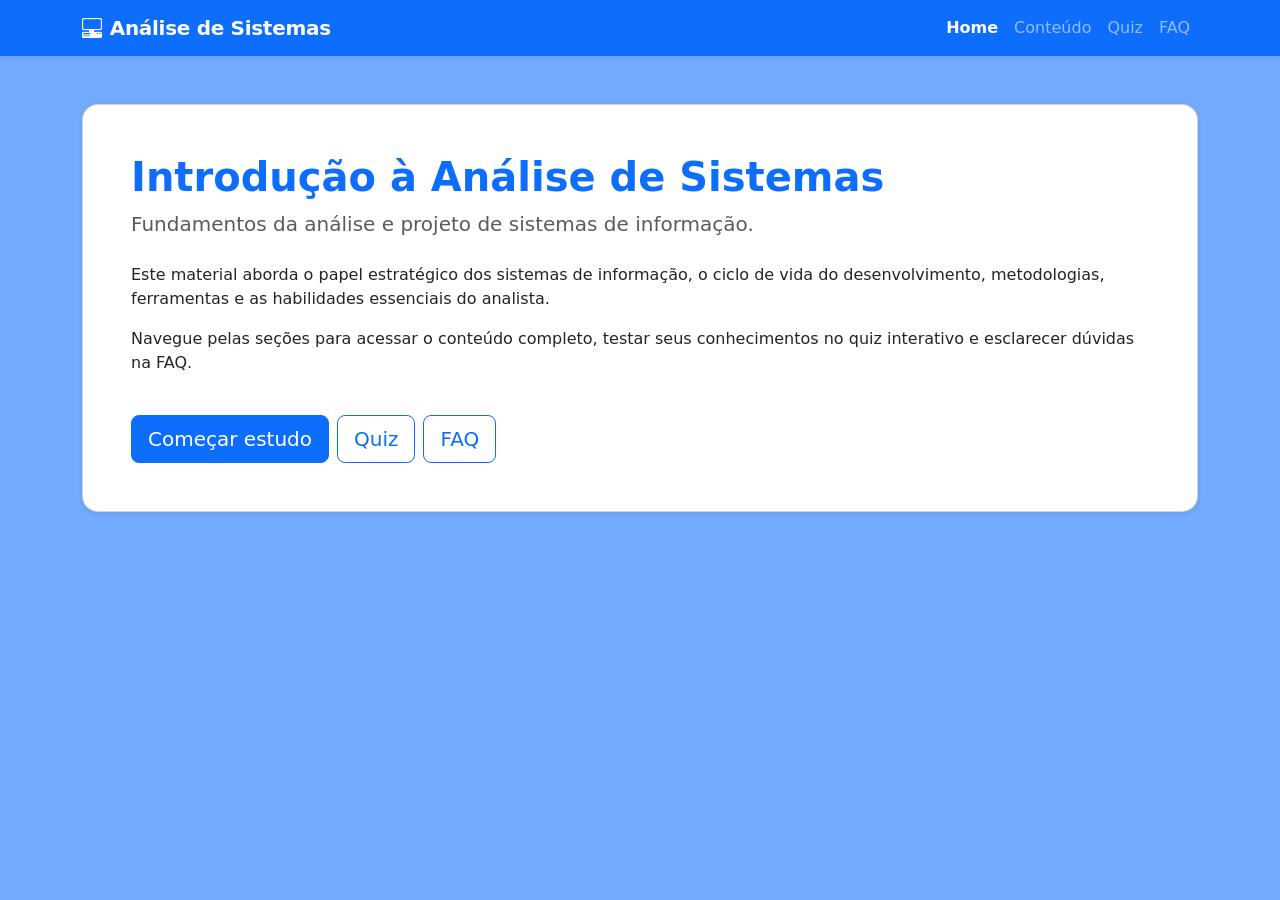
<file: index.html>
<!doctype html>
<html lang="pt-br">
<head>
    <meta charset="utf-8">
    <meta name="viewport" content="width=device-width, initial-scale=1">
    <title>Análise de Sistemas</title>
    <link rel="icon" href="data:image/svg+xml,<svg xmlns='http://www.w3.org/2000/svg' viewBox='0 0 100 100'><text y='.9em' font-size='90'>📊</text></svg>">
    <link href="https://cdn.jsdelivr.net/npm/bootstrap@5.3.8/dist/css/bootstrap.min.css" rel="stylesheet">
    <link rel="stylesheet" href="https://cdn.jsdelivr.net/npm/bootstrap-icons@1.11.1/font/bootstrap-icons.css">
    <link rel="stylesheet" href="style.css">
</head>
<body>

<nav class="navbar navbar-expand-lg navbar-dark bg-primary shadow-sm">
    <div class="container">
        <a class="navbar-brand fw-bold" href="index.html"><i class="bi bi-pc-display-horizontal me-2"></i>Análise de Sistemas</a>
        <button class="navbar-toggler" type="button" data-bs-toggle="collapse" data-bs-target="#menu">
            <span class="navbar-toggler-icon"></span>
        </button>
        <div class="collapse navbar-collapse" id="menu">
            <div class="navbar-nav ms-auto">
                <a class="nav-link active fw-semibold" href="index.html">Home</a>
                <a class="nav-link" href="cont.html">Conteúdo</a>
                <a class="nav-link" href="quiz.html">Quiz</a>
                <a class="nav-link" href="faq.html">FAQ</a>
            </div>
        </div>
    </div>
</nav>

<div class="container py-5">
    <div class="card p-4 p-md-5 bg-white shadow-sm rounded-4">
        <h1 class="text-primary fw-bold">Introdução à Análise de Sistemas</h1>
        <p class="text-muted fs-5 mb-4">Fundamentos da análise e projeto de sistemas de informação.</p>

        <p>Este material aborda o papel estratégico dos sistemas de informação, o ciclo de vida do desenvolvimento, metodologias, ferramentas e as habilidades essenciais do analista.</p>

        <p>Navegue pelas seções para acessar o conteúdo completo, testar seus conhecimentos no quiz interativo e esclarecer dúvidas na FAQ.</p>

        <div class="mt-4 d-flex flex-wrap gap-2">
            <a href="cont.html" class="btn btn-primary btn-lg">Começar estudo</a>
            <a href="quiz.html" class="btn btn-outline-primary btn-lg">Quiz</a>
            <a href="faq.html" class="btn btn-outline-primary btn-lg">FAQ</a>
        </div>
    </div>
</div>

<script src="https://cdn.jsdelivr.net/npm/bootstrap@5.3.8/dist/js/bootstrap.bundle.min.js"></script>
</body>
</html>
</file>
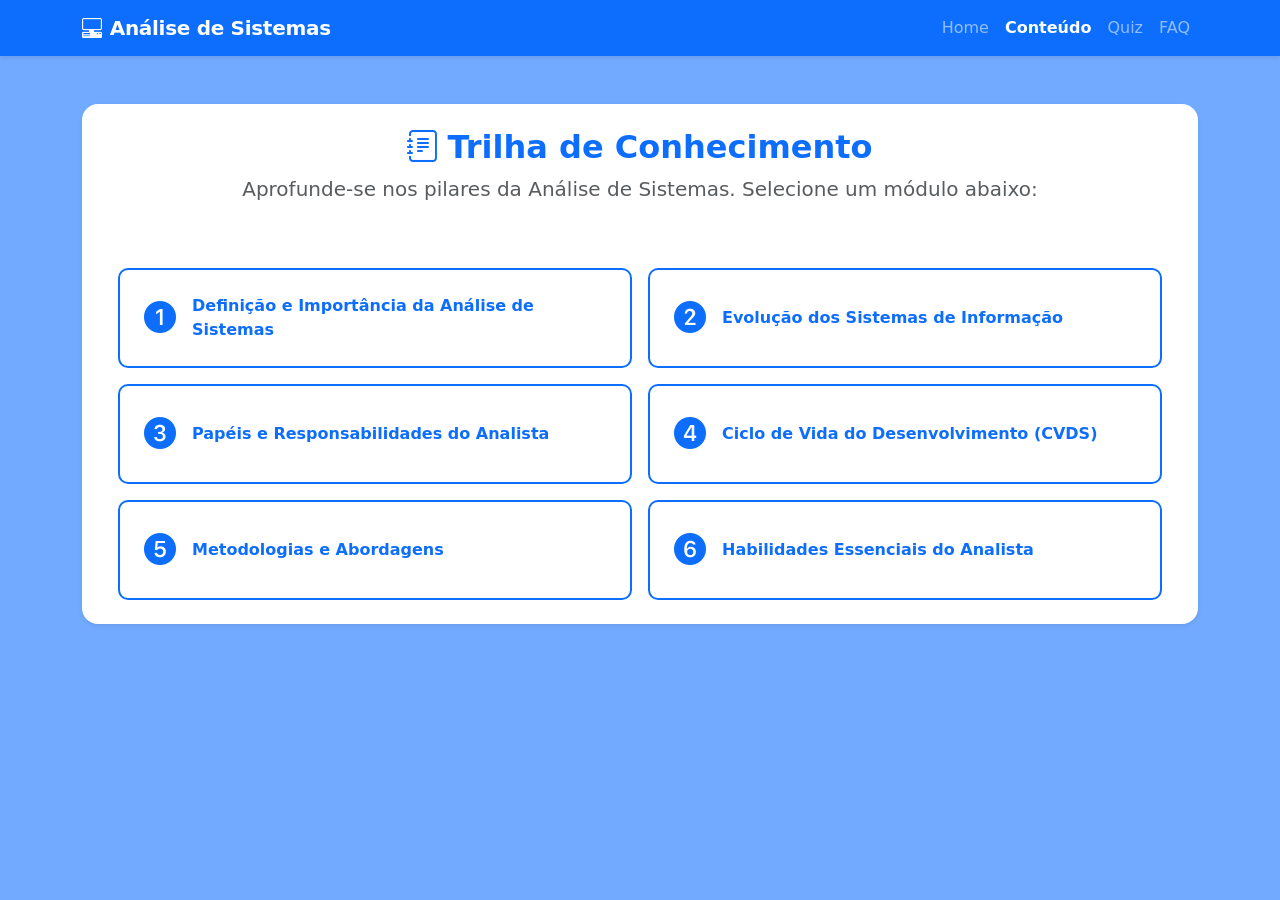
<file: cont.html>
<!doctype html>
<html lang="pt-br">
<head>
    <meta charset="utf-8">
    <meta name="viewport" content="width=device-width, initial-scale=1">
    <title>Análise de Sistemas · Conteúdo Completo</title>
    <link rel="icon" href="data:image/svg+xml,<svg xmlns='http://www.w3.org/2000/svg' viewBox='0 0 100 100'><text y='.9em' font-size='90'>📊</text></svg>">
    <link href="https://cdn.jsdelivr.net/npm/bootstrap@5.3.8/dist/css/bootstrap.min.css" rel="stylesheet">
    <link rel="stylesheet" href="https://cdn.jsdelivr.net/npm/bootstrap-icons@1.11.1/font/bootstrap-icons.css">
    <link rel="stylesheet" href="style.css">
  </head>
<body>

<nav class="navbar navbar-expand-lg navbar-dark bg-primary shadow-sm">
    <div class="container">
        <a class="navbar-brand fw-bold" href="index.html"><i class="bi bi-pc-display-horizontal me-2"></i>Análise de Sistemas</a>
        <button class="navbar-toggler" type="button" data-bs-toggle="collapse" data-bs-target="#menu">
            <span class="navbar-toggler-icon"></span>
        </button>
        <div class="collapse navbar-collapse" id="menu">
            <div class="navbar-nav ms-auto">
                <a class="nav-link" href="index.html">Home</a>
                <a class="nav-link active fw-semibold" href="cont.html">Conteúdo</a>
                <a class="nav-link" href="quiz.html">Quiz</a>
                <a class="nav-link" href="faq.html">FAQ</a>
            </div>
        </div>
    </div>
</nav>

<div class="container py-5">
    <div class="card border-0 p-4 bg-white shadow-sm rounded-4">
        <div class="text-center mb-5">
            <h2 class="text-primary fw-bold"><i class="bi bi-journal-text me-2"></i>Trilha de Conhecimento</h2>
            <p class="text-muted fs-5">Aprofunde-se nos pilares da Análise de Sistemas. Selecione um módulo abaixo:</p>
        </div>

        <div class="container">
            <div class="row g-3">
                <div class="col-md-6">
                    <button type="button" class="btn btn-outline-primary w-100 p-4 fw-semibold btn-topic h-100" data-bs-toggle="modal" data-bs-target="#modal1">
                        <div class="d-flex align-items-center">
                            <i class="bi bi-1-circle-fill fs-2 me-3"></i>
                            <span>Definição e Importância da Análise de Sistemas</span>
                        </div>
                    </button>
                </div>
                <div class="col-md-6">
                    <button type="button" class="btn btn-outline-primary w-100 p-4 fw-semibold btn-topic h-100" data-bs-toggle="modal" data-bs-target="#modal2">
                        <div class="d-flex align-items-center">
                            <i class="bi bi-2-circle-fill fs-2 me-3"></i>
                            <span>Evolução dos Sistemas de Informação</span>
                        </div>
                    </button>
                </div>
                <div class="col-md-6">
                    <button type="button" class="btn btn-outline-primary w-100 p-4 fw-semibold btn-topic h-100" data-bs-toggle="modal" data-bs-target="#modal3">
                        <div class="d-flex align-items-center">
                            <i class="bi bi-3-circle-fill fs-2 me-3"></i>
                            <span>Papéis e Responsabilidades do Analista</span>
                        </div>
                    </button>
                </div>
                <div class="col-md-6">
                    <button type="button" class="btn btn-outline-primary w-100 p-4 fw-semibold btn-topic h-100" data-bs-toggle="modal" data-bs-target="#modal4">
                        <div class="d-flex align-items-center">
                            <i class="bi bi-4-circle-fill fs-2 me-3"></i>
                            <span>Ciclo de Vida do Desenvolvimento (CVDS)</span>
                        </div>
                    </button>
                </div>
                <div class="col-md-6">
                    <button type="button" class="btn btn-outline-primary w-100 p-4 fw-semibold btn-topic h-100" data-bs-toggle="modal" data-bs-target="#modal5">
                        <div class="d-flex align-items-center">
                            <i class="bi bi-5-circle-fill fs-2 me-3"></i>
                            <span>Metodologias e Abordagens</span>
                        </div>
                    </button>
                </div>
                <div class="col-md-6">
                    <button type="button" class="btn btn-outline-primary w-100 p-4 fw-semibold btn-topic h-100" data-bs-toggle="modal" data-bs-target="#modal6">
                        <div class="d-flex align-items-center">
                            <i class="bi bi-6-circle-fill fs-2 me-3"></i>
                            <span>Habilidades Essenciais do Analista</span>
                        </div>
                    </button>
                </div>
            </div>
        </div>
    </div>
</div>

<!-- ==================== MODAIS ==================== -->

<!-- MODAL 1: Definição e Importância (original + aprofundado) -->
<div class="modal fade" id="modal1" tabindex="-1" aria-hidden="true">
    <div class="modal-dialog modal-lg modal-dialog-centered modal-dialog-scrollable">
        <div class="modal-content">
            <div class="modal-header bg-primary text-white">
                <h5 class="modal-title fw-bold"><i class="bi bi-lightbulb me-2"></i>1. Definição e Importância</h5>
                <button type="button" class="btn-close btn-close-white" data-bs-dismiss="modal" aria-label="Fechar"></button>
            </div>
            <div class="modal-body p-4">
                <h6 class="text-primary fw-bold">O que é a Análise de Sistemas?</h6>
                <p>A análise de sistemas não é apenas "escrever código". É um <strong>processo sistemático de investigação</strong>. O analista atua como uma ponte entre o problema organizacional (o negócio) e a solução tecnológica (o software). O objetivo principal é destrinchar sistemas complexos em partes menores para entender como elas interagem.</p>
                <div class="highlight-box">
                    <strong>🔍 Definição formal:</strong> Conjunto de atividades que buscam compreender, modelar e especificar os requisitos de um sistema de informação, garantindo que ele atenda às necessidades dos usuários e da organização.
                </div>

                <hr>
                <h6 class="text-primary fw-bold mt-4">Por que é tão importante?</h6>
                <p>Construir um software sem análise prévia é como construir um prédio sem planta arquitetônica. A importância se dá em três frentes:</p>
                <ul>
                    <li><span class="badge bg-success me-2">Otimização</span> Redução de retrabalho e eliminação de processos redundantes.</li>
                    <li><span class="badge bg-success me-2">Alinhamento</span> Garantir que o TI não crie algo tecnicamente perfeito, mas inútil para o negócio.</li>
                    <li><span class="badge bg-success me-2">Economia</span> Erros descobertos na fase de análise custam até 100x menos para serem corrigidos do que na fase de produção.</li>
                </ul>

                <div class="alert alert-info mt-3">
                    <strong>Exemplo Prático:</strong> Um e-commerce está perdendo vendas na tela de pagamento. O analista de sistemas não vai apenas "trocar o botão". Ele mapeia a jornada do usuário, analisa as falhas de integração com a API do banco e propõe um novo fluxo de dados mais rápido e seguro.
                </div>
            </div>
        </div>
    </div>
</div>

<!-- MODAL 2: Evolução dos Sistemas de Informação (novo, aprofundado) -->
<div class="modal fade" id="modal2" tabindex="-1" aria-hidden="true">
    <div class="modal-dialog modal-lg modal-dialog-centered modal-dialog-scrollable">
        <div class="modal-content">
            <div class="modal-header bg-primary text-white">
                <h5 class="modal-title fw-bold"><i class="bi bi-clock-history me-2"></i>2. Evolução dos Sistemas de Informação</h5>
                <button type="button" class="btn-close btn-close-white" data-bs-dismiss="modal" aria-label="Fechar"></button>
            </div>
            <div class="modal-body p-4">
                <p class="lead">A evolução dos sistemas de informação acompanha a própria história da computação. Compreender esse percurso ajuda o analista a <strong>contextualizar decisões técnicas</strong> e a antecipar tendências.</p>
                <div class="timeline-step">
                    <div class="step-icon"><i class="bi bi-cpu"></i></div>
                    <div>
                        <h6 class="fw-bold text-primary">1. Era dos Mainframes (décadas de 60-70)</h6>
                        <p class="text-muted mb-0">Sistemas centralizados, processamento em lote (batch). Usuários não interagiam diretamente. Foco em automação de tarefas repetitivas.</p>
                    </div>
                </div>
                <div class="timeline-step">
                    <div class="step-icon"><i class="bi bi-pc-display"></i></div>
                    <div>
                        <h6 class="fw-bold text-primary">2. Microcomputadores e Redes Locais (anos 80)</h6>
                        <p class="text-muted mb-0">Descentralização. Surgimento dos PCs e das redes LAN. Os sistemas passam a ser usados diretamente pelos funcionários.</p>
                    </div>
                </div>
                <div class="timeline-step">
                    <div class="step-icon"><i class="bi bi-globe2"></i></div>
                    <div>
                        <h6 class="fw-bold text-primary">3. Internet e Sistemas Web (anos 90-2000)</h6>
                        <p class="text-muted mb-0">Conectividade global. E-commerce, portais corporativos. A análise de sistemas passa a incluir preocupações com usabilidade e segurança.</p>
                    </div>
                </div>
                <div class="timeline-step">
                    <div class="step-icon"><i class="bi bi-cloud-arrow-up"></i></div>
                    <div>
                        <h6 class="fw-bold text-primary">4. Cloud Computing e Mobilidade (2010 em diante)</h6>
                        <p class="text-muted mb-0">SaaS, IaaS, PaaS. Sistemas acessíveis de qualquer lugar. O analista precisa pensar em escalabilidade, APIs e experiência mobile-first.</p>
                    </div>
                </div>
                <div class="alert alert-warning mt-3">
                    <strong>💡 Para o analista:</strong> Cada geração trouxe novas exigências. O profissional moderno precisa conhecer desde integrações legadas (mainframe) até arquiteturas serverless.
                </div>
            </div>
        </div>
    </div>
</div>

<!-- MODAL 3: Papéis e Responsabilidades (novo, aprofundado) -->
<div class="modal fade" id="modal3" tabindex="-1" aria-hidden="true">
    <div class="modal-dialog modal-lg modal-dialog-centered modal-dialog-scrollable">
        <div class="modal-content">
            <div class="modal-header bg-primary text-white">
                <h5 class="modal-title fw-bold"><i class="bi bi-person-badge me-2"></i>3. Papéis e Responsabilidades do Analista</h5>
                <button type="button" class="btn-close btn-close-white" data-bs-dismiss="modal" aria-label="Fechar"></button>
            </div>
            <div class="modal-body p-4">
                <p>O analista de sistemas pode atuar com diferentes "chapéus" ao longo de um projeto. Conheça os mais comuns:</p>
                <div class="row g-3 mt-2">
                    <div class="col-md-6">
                        <div class="comparison-card">
                            <h6 class="fw-bold"><i class="bi bi-chat-dots me-2 text-primary"></i>Analista de Requisitos</h6>
                            <p class="small text-muted mb-0">Levanta, documenta e valida as necessidades dos stakeholders. Conduz entrevistas e workshops.</p>
                            <span class="badge bg-primary mt-2">Entregável: ERS</span>
                        </div>
                    </div>
                    <div class="col-md-6">
                        <div class="comparison-card">
                            <h6 class="fw-bold"><i class="bi bi-diagram-3 me-2 text-primary"></i>Analista de Processos</h6>
                            <p class="small text-muted mb-0">Mapeia fluxos de trabalho (AS-IS / TO-BE) usando BPMN. Identifica gargalos e propõe melhorias.</p>
                            <span class="badge bg-success mt-2">Entregável: Diagrama BPMN</span>
                        </div>
                    </div>
                    <div class="col-md-6">
                        <div class="comparison-card">
                            <h6 class="fw-bold"><i class="bi bi-database me-2 text-primary"></i>Analista de Dados / Modelador</h6>
                            <p class="small text-muted mb-0">Define a estrutura de banco de dados, entidades e relacionamentos (MER). Trabalha próximo ao DBA.</p>
                            <span class="badge bg-warning text-dark mt-2">Entregável: MER/DER</span>
                        </div>
                    </div>
                    <div class="col-md-6">
                        <div class="comparison-card">
                            <h6 class="fw-bold"><i class="bi bi-check2-circle me-2 text-primary"></i>Analista de Testes (QA)</h6>
                            <p class="small text-muted mb-0">Planeja casos de teste, executa validações e garante a qualidade antes da homologação.</p>
                            <span class="badge bg-danger mt-2">Entregável: Plano de Testes</span>
                        </div>
                    </div>
                </div>
                <div class="highlight-box mt-3">
                    <strong>🧩 Visão integrada:</strong> Muitas vezes o mesmo profissional acumula esses papéis, especialmente em times enxutos. O importante é saber <em>quando</em> cada abordagem é necessária.
                </div>
            </div>
        </div>
    </div>
</div>

<!-- MODAL 4: Ciclo de Vida CVDS (original) -->
<div class="modal fade" id="modal4" tabindex="-1" aria-hidden="true">
    <div class="modal-dialog modal-lg modal-dialog-centered modal-dialog-scrollable">
        <div class="modal-content">
            <div class="modal-header bg-primary text-white">
                <h5 class="modal-title fw-bold"><i class="bi bi-arrow-repeat me-2"></i>4. Ciclo de Vida (CVDS)</h5>
                <button type="button" class="btn-close btn-close-white" data-bs-dismiss="modal" aria-label="Fechar"></button>
            </div>
            <div class="modal-body p-4">
                <p class="lead">O Ciclo de Vida do Desenvolvimento de Sistemas (CVDS) é a estrutura metodológica que guia as equipes desde a ideia inicial até a aposentadoria do software.</p>
                <div class="list-group mt-4">
                    <div class="list-group-item list-group-item-action">
                        <h6 class="mb-1 fw-bold text-primary">1. Levantamento de Requisitos</h6>
                        <p class="mb-1 text-muted">A fase de "O QUÊ". Entrevistas, questionários e observação para entender exatamente o que o cliente precisa. <em>Entregável: Documento de Especificação de Requisitos.</em></p>
                    </div>
                    <div class="list-group-item list-group-item-action">
                        <h6 class="mb-1 fw-bold text-primary">2. Análise e Projeto (Design)</h6>
                        <p class="mb-1 text-muted">A fase de "COMO". Desenho da arquitetura, modelagem de banco de dados (MER) e interfaces (Wireframes). <em>Entregável: Protótipos e Diagramas UML.</em></p>
                    </div>
                    <div class="list-group-item list-group-item-action">
                        <h6 class="mb-1 fw-bold text-primary">3. Implementação (Codificação)</h6>
                        <p class="mb-1 text-muted">Tradução dos modelos para código fonte usando linguagens de programação e frameworks.</p>
                    </div>
                    <div class="list-group-item list-group-item-action">
                        <h6 class="mb-1 fw-bold text-primary">4. Testes e Validação</h6>
                        <p class="mb-1 text-muted">Testes unitários, de integração e de estresse. Busca-se quebrar o sistema antes que o usuário o faça.</p>
                    </div>
                    <div class="list-group-item list-group-item-action">
                        <h6 class="mb-1 fw-bold text-primary">5. Implantação e Manutenção</h6>
                        <p class="mb-1 text-muted">Colocar em produção (Deploy), treinar usuários e realizar correções de bugs ou melhorias contínuas.</p>
                    </div>
                </div>
            </div>
        </div>
    </div>
</div>

<!-- MODAL 5: Metodologias e Abordagens (original + aprofundado) -->
<div class="modal fade" id="modal5" tabindex="-1" aria-hidden="true">
    <div class="modal-dialog modal-lg modal-dialog-centered modal-dialog-scrollable">
        <div class="modal-content">
            <div class="modal-header bg-primary text-white">
                <h5 class="modal-title fw-bold"><i class="bi bi-kanban me-2"></i>5. Metodologias e Abordagens</h5>
                <button type="button" class="btn-close btn-close-white" data-bs-dismiss="modal" aria-label="Fechar"></button>
            </div>
            <div class="modal-body p-4">
                <h6 class="text-primary fw-bold">O Embate Clássico: Cascata vs. Ágil</h6>
                <div class="row mt-3">
                    <div class="col-md-6">
                        <div class="card bg-light border-0 h-100">
                            <div class="card-body">
                                <h6 class="fw-bold text-dark"><i class="bi bi-water me-2"></i>Cascata (Waterfall)</h6>
                                <p class="small text-muted mb-0">Abordagem linear e rígida. Uma fase só começa quando a anterior termina. Excelente para projetos com escopo fechado e requisitos imutáveis (ex: software para aviação).</p>
                            </div>
                        </div>
                    </div>
                    <div class="col-md-6">
                        <div class="card bg-light border-0 h-100">
                            <div class="card-body">
                                <h6 class="fw-bold text-dark"><i class="bi bi-lightning-charge me-2"></i>Metodologias Ágeis</h6>
                                <p class="small text-muted mb-0">Iterativas e incrementais (Scrum, Kanban). Foco em entregas rápidas de valor e adaptação a mudanças. Ideal para startups e ambientes de inovação.</p>
                            </div>
                        </div>
                    </div>
                </div>
                <hr class="my-4">
                <h6 class="text-primary fw-bold">Notações Padrão de Mercado</h6>
                <ul>
                    <li><strong>UML (Unified Modeling Language):</strong> A linguagem universal para especificar sistemas orientados a objetos. Diagramas de classe, casos de uso e sequência.</li>
                    <li><strong>BPMN:</strong> Focado no mapeamento e melhoria contínua dos processos de negócios da empresa.</li>
                </ul>
                <div class="alert alert-success mt-3">
                    <strong>📌 Dica de ouro:</strong> Não existe metodologia "melhor". O bom analista escolhe a abordagem com base no <em>risco</em>, no <em>tamanho do time</em> e na <em>clareza dos requisitos</em>.
                </div>
            </div>
        </div>
    </div>
</div>

<!-- MODAL 6: Habilidades Essenciais (novo, aprofundado) -->
<div class="modal fade" id="modal6" tabindex="-1" aria-hidden="true">
    <div class="modal-dialog modal-lg modal-dialog-centered modal-dialog-scrollable">
        <div class="modal-content">
            <div class="modal-header bg-primary text-white">
                <h5 class="modal-title fw-bold"><i class="bi bi-stars me-2"></i>6. Habilidades Essenciais do Analista</h5>
                <button type="button" class="btn-close btn-close-white" data-bs-dismiss="modal" aria-label="Fechar"></button>
            </div>
            <div class="modal-body p-4">
                <p class="lead">Mais do que conhecimento técnico, o analista de sistemas moderno precisa de um <strong>conjunto híbrido de competências</strong>.</p>
                <h6 class="fw-bold text-primary mt-3"><i class="bi bi-code-slash me-1"></i> Hard Skills (Técnicas)</h6>
                <div>
                    <span class="skill-badge">Modelagem UML</span>
                    <span class="skill-badge">SQL e Bancos de Dados</span>
                    <span class="skill-badge">BPMN</span>
                    <span class="skill-badge">Levantamento de Requisitos</span>
                    <span class="skill-badge">Prototipação (Figma/Balsamiq)</span>
                    <span class="skill-badge">Noções de API REST</span>
                </div>
                <h6 class="fw-bold text-primary mt-4"><i class="bi bi-heart me-1"></i> Soft Skills (Comportamentais)</h6>
                <div>
                    <span class="skill-badge">Comunicação clara</span>
                    <span class="skill-badge">Escuta ativa</span>
                    <span class="skill-badge">Empatia com o usuário</span>
                    <span class="skill-badge">Resolução de conflitos</span>
                    <span class="skill-badge">Pensamento crítico</span>
                    <span class="skill-badge">Organização</span>
                </div>
                <div class="highlight-box mt-4">
                    <strong>🚀 Diferencial competitivo:</strong> O analista que sabe <em>traduzir</em> a linguagem de negócios para a linguagem técnica (e vice-versa) é peça-chave em qualquer equipe de desenvolvimento.
                </div>
            </div>
        </div>
    </div>
</div>

<script src="https://cdn.jsdelivr.net/npm/bootstrap@5.3.8/dist/js/bootstrap.bundle.min.js"></script>
</body>
</html>
</file>
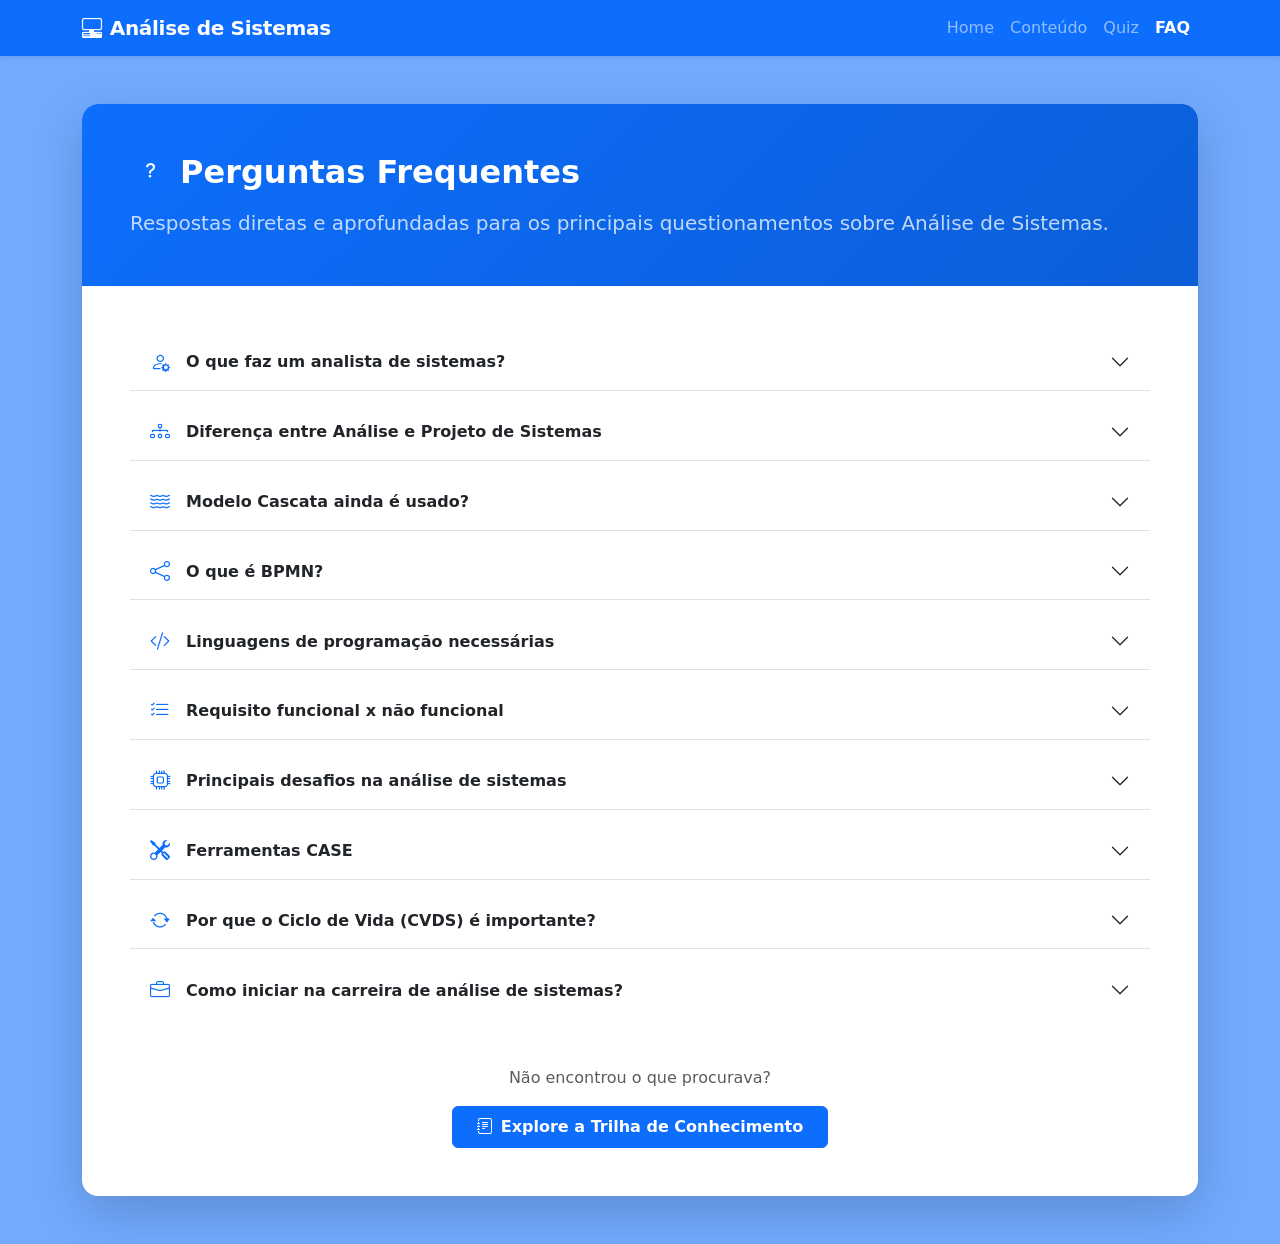
<file: faq.html>
<!doctype html>
<html lang="pt-br">
<head>
    <meta charset="utf-8">
    <meta name="viewport" content="width=device-width, initial-scale=1">
    <title>FAQ · Análise de Sistemas</title>
    <link rel="icon" href="data:image/svg+xml,<svg xmlns='http://www.w3.org/2000/svg' viewBox='0 0 100 100'><text y='.9em' font-size='90'>❓</text></svg>">
    <link href="https://cdn.jsdelivr.net/npm/bootstrap@5.3.8/dist/css/bootstrap.min.css" rel="stylesheet">
    <link rel="stylesheet" href="https://cdn.jsdelivr.net/npm/bootstrap-icons@1.11.1/font/bootstrap-icons.css">
    <link rel="stylesheet" href="style.css">
</head>
<body>

<!-- Navbar idêntica à de conteúdo -->
<nav class="navbar navbar-expand-lg navbar-dark bg-primary shadow-sm">
    <div class="container">
        <a class="navbar-brand fw-bold" href="index.html"><i class="bi bi-pc-display-horizontal me-2"></i>Análise de Sistemas</a>
        <button class="navbar-toggler" type="button" data-bs-toggle="collapse" data-bs-target="#menu">
            <span class="navbar-toggler-icon"></span>
        </button>
        <div class="collapse navbar-collapse" id="menu">
            <div class="navbar-nav ms-auto">
                <a class="nav-link" href="index.html">Home</a>
                <a class="nav-link" href="cont.html">Conteúdo</a>
                <a class="nav-link" href="quiz.html">Quiz</a>
                <a class="nav-link active fw-semibold" href="faq.html">FAQ</a>
            </div>
        </div>
    </div>
</nav>

<!-- Container principal -->
<div class="container py-5">
    <div class="card border-0 shadow-lg rounded-4">
        <!-- Cabeçalho da FAQ -->
        <div class="faq-header text-white p-4 p-md-5">
            <div class="d-flex align-items-center mb-3">
                <span class="icon-circle"><i class="bi bi-question-lg"></i></span>
                <h2 class="fw-bold mb-0">Perguntas Frequentes</h2>
            </div>
            <p class="mb-0 opacity-75 fs-5">Respostas diretas e aprofundadas para os principais questionamentos sobre Análise de Sistemas.</p>
        </div>

        <!-- Accordion melhorado -->
        <div class="p-4 p-md-5">
            <div class="accordion accordion-flush" id="faqAccordion">

                <!-- Pergunta 1 -->
                <div class="accordion-item">
                    <h2 class="accordion-header">
                        <button class="accordion-button collapsed" type="button" data-bs-toggle="collapse" data-bs-target="#q1">
                            <i class="bi bi-person-gear me-3 text-primary fs-5"></i> O que faz um analista de sistemas?
                        </button>
                    </h2>
                    <div id="q1" class="accordion-collapse collapse" data-bs-parent="#faqAccordion">
                        <div class="accordion-body">
                            <p>O analista de sistemas é o <strong>tradutor entre o negócio e a tecnologia</strong>. Ele:</p>
                            <ul>
                                <li>Levanta requisitos através de entrevistas, workshops e observação.</li>
                                <li>Modela processos com <span class="badge-tag">BPMN</span> e especifica sistemas com <span class="badge-tag">UML</span>.</li>
                                <li>Acompanha testes, homologação e implantação.</li>
                                <li>Atua como facilitador da comunicação entre stakeholders e equipe técnica.</li>
                            </ul>
                            <div class="highlight-answer">
                                <strong>🔎 Na prática:</strong> É a pessoa que garante que o software resolva o problema certo, da maneira certa.
                            </div>
                        </div>
                    </div>
                </div>

                <!-- Pergunta 2 -->
                <div class="accordion-item">
                    <h2 class="accordion-header">
                        <button class="accordion-button collapsed" type="button" data-bs-toggle="collapse" data-bs-target="#q2">
                            <i class="bi bi-diagram-3 me-3 text-primary fs-5"></i> Diferença entre Análise e Projeto de Sistemas
                        </button>
                    </h2>
                    <div id="q2" class="accordion-collapse collapse" data-bs-parent="#faqAccordion">
                        <div class="accordion-body">
                            <div class="row g-3">
                                <div class="col-md-6">
                                    <div class="p-3 bg-light rounded-3">
                                        <strong><i class="bi bi-search me-2"></i> Análise</strong>
                                        <p class="mb-0 small">Define <strong>O QUÊ</strong> o sistema deve fazer. Foca nos requisitos funcionais e não funcionais.</p>
                                    </div>
                                </div>
                                <div class="col-md-6">
                                    <div class="p-3 bg-light rounded-3">
                                        <strong><i class="bi bi-pencil-square me-2"></i> Projeto</strong>
                                        <p class="mb-0 small">Define <strong>COMO</strong> o sistema será construído. Escolhe arquitetura, tecnologias e padrões.</p>
                                    </div>
                                </div>
                            </div>
                        </div>
                    </div>
                </div>

                <!-- Pergunta 3: Cascata vs Ágil -->
                <div class="accordion-item">
                    <h2 class="accordion-header">
                        <button class="accordion-button collapsed" type="button" data-bs-toggle="collapse" data-bs-target="#q3">
                            <i class="bi bi-water me-3 text-primary fs-5"></i> Modelo Cascata ainda é usado?
                        </button>
                    </h2>
                    <div id="q3" class="accordion-collapse collapse" data-bs-parent="#faqAccordion">
                        <div class="accordion-body">
                            <p>Sim, ambos coexistem:</p>
                            <ul>
                                <li><strong>Cascata (Waterfall):</strong> ideal para projetos com escopo fixo, alta regulamentação (aviação, saúde).</li>
                                <li><strong>Ágil (Scrum, Kanban):</strong> melhor quando há incerteza, necessidade de feedback rápido e entregas incrementais.</li>
                            </ul>
                            <p class="mb-0"><em>O analista moderno deve saber atuar nos dois contextos.</em></p>
                        </div>
                    </div>
                </div>

                <!-- Pergunta 4: BPMN -->
                <div class="accordion-item">
                    <h2 class="accordion-header">
                        <button class="accordion-button collapsed" type="button" data-bs-toggle="collapse" data-bs-target="#q4">
                            <i class="bi bi-share me-3 text-primary fs-5"></i> O que é BPMN?
                        </button>
                    </h2>
                    <div id="q4" class="accordion-collapse collapse" data-bs-parent="#faqAccordion">
                        <div class="accordion-body">
                            <p><strong>Business Process Model and Notation</strong> – linguagem visual padronizada para mapear processos de negócio. Usada para:</p>
                            <ul>
                                <li>Documentar fluxos atuais (AS-IS).</li>
                                <li>Propor melhorias (TO-BE).</li>
                                <li>Alinhar o entendimento entre áreas de negócio e TI.</li>
                            </ul>
                            <div class="highlight-answer">
                                <strong>💼 Mercado:</strong> Conhecimento em BPMN é frequentemente exigido em vagas para analistas de processos e de sistemas.
                            </div>
                        </div>
                    </div>
                </div>

                <!-- Pergunta 5: Linguagens de programação -->
                <div class="accordion-item">
                    <h2 class="accordion-header">
                        <button class="accordion-button collapsed" type="button" data-bs-toggle="collapse" data-bs-target="#q5">
                            <i class="bi bi-code-slash me-3 text-primary fs-5"></i> Linguagens de programação necessárias
                        </button>
                    </h2>
                    <div id="q5" class="accordion-collapse collapse" data-bs-parent="#faqAccordion">
                        <div class="accordion-body">
                            <p>Não é obrigatório ser um desenvolvedor, mas é fundamental <strong>dialogar com a equipe técnica</strong>. Conhecimentos valorizados:</p>
                            <div>
                                <span class="badge-tag">SQL</span>
                                <span class="badge-tag">Python</span>
                                <span class="badge-tag">Java</span>
                                <span class="badge-tag">C#</span>
                                <span class="badge-tag">JavaScript básico</span>
                            </div>
                            <p class="mt-2 small">Compreender lógica, estruturas de dados e integrações (APIs) faz diferença na hora de especificar sistemas.</p>
                        </div>
                    </div>
                </div>

                <!-- Pergunta 6: Requisitos funcionais e não funcionais -->
                <div class="accordion-item">
                    <h2 class="accordion-header">
                        <button class="accordion-button collapsed" type="button" data-bs-toggle="collapse" data-bs-target="#q6">
                            <i class="bi bi-list-check me-3 text-primary fs-5"></i> Requisito funcional x não funcional
                        </button>
                    </h2>
                    <div id="q6" class="accordion-collapse collapse" data-bs-parent="#faqAccordion">
                        <div class="accordion-body">
                            <p><strong>Funcional:</strong> Ação que o sistema executa (ex.: "o sistema deve permitir cadastrar um cliente").</p>
                            <p><strong>Não funcional:</strong> Qualidade do sistema (ex.: "a tela de login deve carregar em menos de 2 segundos").</p>
                            <div class="highlight-answer">
                                <strong>📋 Exemplo real:</strong> Um requisito funcional para um banco: "transferir fundos entre contas". Um não funcional: "a transferência deve ser concluída em até 10 segundos com criptografia TLS 1.3".
                            </div>
                        </div>
                    </div>
                </div>

                <!-- Pergunta 7: Desafios atuais -->
                <div class="accordion-item">
                    <h2 class="accordion-header">
                        <button class="accordion-button collapsed" type="button" data-bs-toggle="collapse" data-bs-target="#q7">
                            <i class="bi bi-cpu me-3 text-primary fs-5"></i> Principais desafios na análise de sistemas
                        </button>
                    </h2>
                    <div id="q7" class="accordion-collapse collapse" data-bs-parent="#faqAccordion">
                        <div class="accordion-body">
                            <ul>
                                <li><strong>Integração com sistemas legados:</strong> muitos ambientes convivem com mainframes e APIs modernas.</li>
                                <li><strong>Big Data e Analytics:</strong> pensar no volume de dados desde a análise.</li>
                                <li><strong>Segurança e LGPD:</strong> requisitos de privacidade impactam a modelagem.</li>
                                <li><strong>Cloud e microsserviços:</strong> arquiteturas distribuídas exigem nova mentalidade.</li>
                                <li><strong>Ética digital:</strong> garantir que o sistema não reproduza vieses ou viole direitos.</li>
                            </ul>
                        </div>
                    </div>
                </div>

                <!-- Pergunta 8: Ferramentas CASE -->
                <div class="accordion-item">
                    <h2 class="accordion-header">
                        <button class="accordion-button collapsed" type="button" data-bs-toggle="collapse" data-bs-target="#q8">
                            <i class="bi bi-tools me-3 text-primary fs-5"></i> Ferramentas CASE
                        </button>
                    </h2>
                    <div id="q8" class="accordion-collapse collapse" data-bs-parent="#faqAccordion">
                        <div class="accordion-body">
                            <p><strong>Computer-Aided Software Engineering</strong> – softwares que ajudam na modelagem, documentação e até geração de código. Exemplos populares:</p>
                            <div>
                                <span class="badge-tag">Enterprise Architect</span>
                                <span class="badge-tag">Visual Paradigm</span>
                                <span class="badge-tag">Lucidchart</span>
                                <span class="badge-tag">Astah</span>
                            </div>
                            <p class="mt-2 small">Elas aumentam a produtividade e garantem aderência a padrões como UML e BPMN.</p>
                        </div>
                    </div>
                </div>

                <!-- Pergunta 9: Importância do CVDS -->
                <div class="accordion-item">
                    <h2 class="accordion-header">
                        <button class="accordion-button collapsed" type="button" data-bs-toggle="collapse" data-bs-target="#q9">
                            <i class="bi bi-arrow-repeat me-3 text-primary fs-5"></i> Por que o Ciclo de Vida (CVDS) é importante?
                        </button>
                    </h2>
                    <div id="q9" class="accordion-collapse collapse" data-bs-parent="#faqAccordion">
                        <div class="accordion-body">
                            <p>O CVDS oferece uma <strong>estrutura organizada</strong> que reduz riscos e evita retrabalho. Ele garante que:</p>
                            <ul>
                                <li>Nenhuma etapa crítica seja ignorada.</li>
                                <li>Os stakeholders tenham visibilidade do progresso.</li>
                                <li>A qualidade seja verificada antes da entrega final.</li>
                            </ul>
                            <p class="mb-0"><em>Mesmo em metodologias ágeis, as fases do ciclo (levantamento, projeto, testes etc.) continuam existindo, apenas de forma iterativa.</em></p>
                        </div>
                    </div>
                </div>

                <!-- Pergunta 10: Como iniciar na carreira -->
                <div class="accordion-item">
                    <h2 class="accordion-header">
                        <button class="accordion-button collapsed" type="button" data-bs-toggle="collapse" data-bs-target="#q10">
                            <i class="bi bi-briefcase me-3 text-primary fs-5"></i> Como iniciar na carreira de análise de sistemas?
                        </button>
                    </h2>
                    <div id="q10" class="accordion-collapse collapse" data-bs-parent="#faqAccordion">
                        <div class="accordion-body">
                            <ol>
                                <li><strong>Formação:</strong> cursos como Análise e Desenvolvimento de Sistemas, Sistemas de Informação ou Ciência da Computação.</li>
                                <li><strong>Habilidades técnicas:</strong> estude modelagem (UML, BPMN), SQL, e conceitos de APIs.</li>
                                <li><strong>Soft skills:</strong> pratique comunicação, escrita de documentos e resolução de conflitos.</li>
                                <li><strong>Portfólio:</strong> documente pequenos projetos de levantamento de requisitos e protótipos.</li>
                                <li><strong>Certificações:</strong> considere ECBA, CBAP ou cursos de Product Owner/Scrum Master.</li>
                            </ol>
                            <div class="highlight-answer">
                                <strong>🌟 Dica:</strong> participe de grupos de estudo e contribua em projetos open-source como analista voluntário para ganhar experiência.
                            </div>
                        </div>
                    </div>
                </div>
            </div>

            <!-- Chamada para ação -->
            <div class="text-center mt-5">
                <p class="text-muted">Não encontrou o que procurava?</p>
                <a href="cont.html" class="btn btn-primary px-4 py-2 fw-semibold">
                    <i class="bi bi-journal-text me-2"></i>Explore a Trilha de Conhecimento
                </a>
            </div>
        </div>
    </div>
</div>

<script src="https://cdn.jsdelivr.net/npm/bootstrap@5.3.8/dist/js/bootstrap.bundle.min.js"></script>
</body>
</html>
</file>
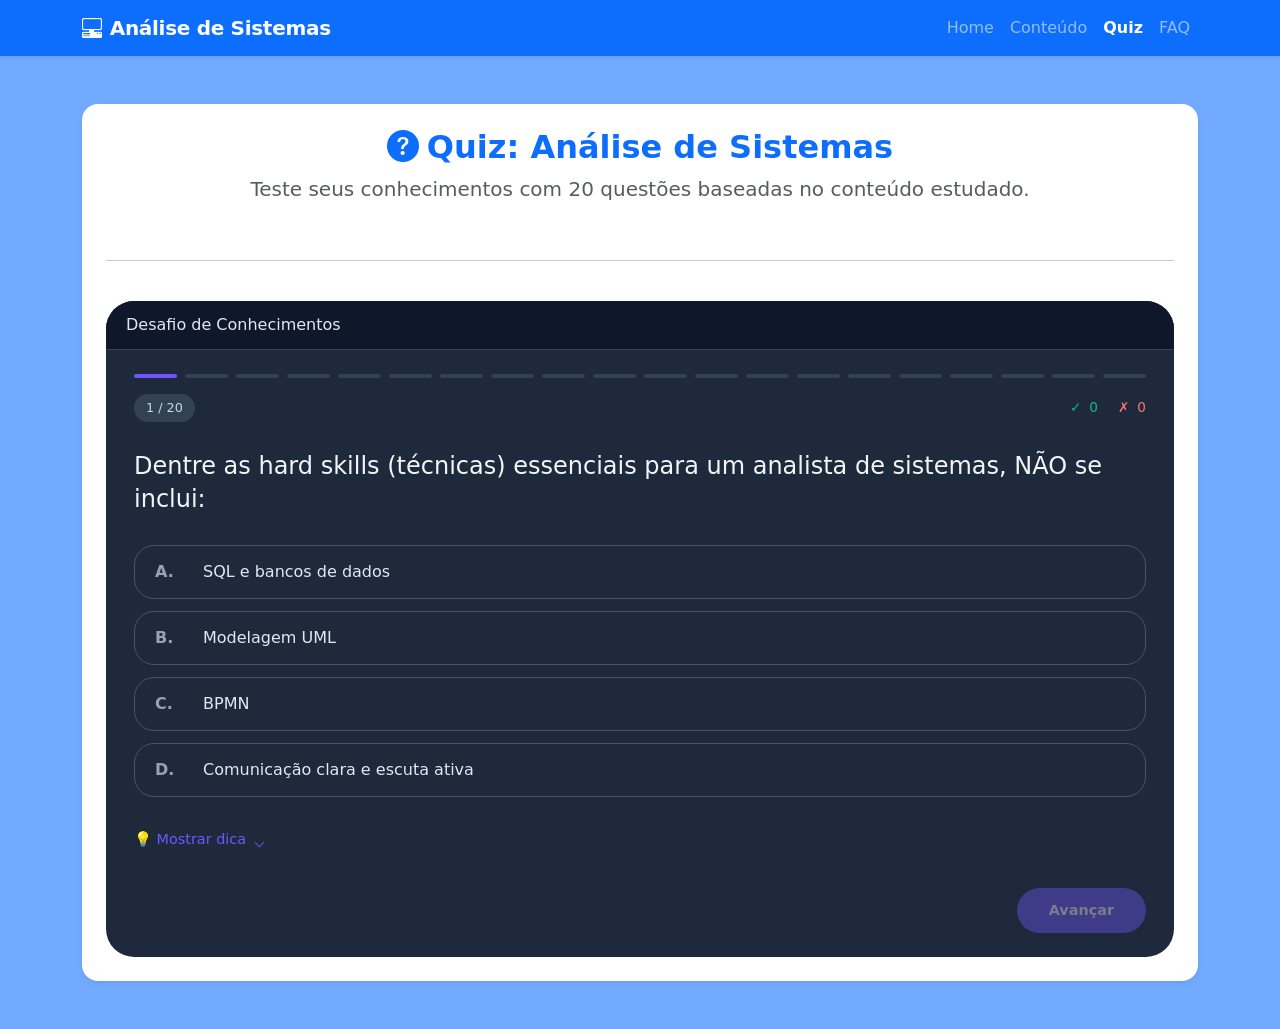
<file: quiz.html>
<!doctype html>
<html lang="pt-br">
<head>
    <meta charset="utf-8">
    <meta name="viewport" content="width=device-width, initial-scale=1">
    <title>Análise de Sistemas · Quiz Interativo</title>
    <link rel="icon" href="data:image/svg+xml,<svg xmlns='http://www.w3.org/2000/svg' viewBox='0 0 100 100'><text y='.9em' font-size='90'>📊</text></svg>">
    <link href="https://cdn.jsdelivr.net/npm/bootstrap@5.3.8/dist/css/bootstrap.min.css" rel="stylesheet">
    <link rel="stylesheet" href="https://cdn.jsdelivr.net/npm/bootstrap-icons@1.11.1/font/bootstrap-icons.css">
    <link rel="stylesheet" href="style.css">
</head>

<body>
<!-- Navbar (idêntica à do site) -->
<nav class="navbar navbar-expand-lg navbar-dark bg-primary shadow-sm">
    <div class="container">
        <a class="navbar-brand fw-bold" href="index.html"><i class="bi bi-pc-display-horizontal me-2"></i>Análise de Sistemas</a>
        <button class="navbar-toggler" type="button" data-bs-toggle="collapse" data-bs-target="#menu">
            <span class="navbar-toggler-icon"></span>
        </button>
        <div class="collapse navbar-collapse" id="menu">
            <div class="navbar-nav ms-auto">
                <a class="nav-link" href="index.html">Home</a>
                <a class="nav-link" href="cont.html">Conteúdo</a>
                <a class="nav-link active fw-semibold" href="quiz.html">Quiz</a>
                <a class="nav-link" href="faq.html">FAQ</a>
            </div>
        </div>
    </div>
</nav>

<div class="container py-5">
    <div class="card border-0 p-4 bg-white shadow-sm rounded-4">
        <div class="text-center mb-4">
            <h2 class="text-primary fw-bold"><i class="bi bi-question-circle-fill me-2"></i>Quiz: Análise de Sistemas</h2>
            <p class="text-muted fs-5">Teste seus conhecimentos com 20 questões baseadas no conteúdo estudado.</p>
        </div>
        <hr>
        <br>
        <!-- QUIZ EMBUTIDO -->
        <div class="quiz-container-embedded">
            <div class="gemini-panel" id="quizRoot" style="max-width: 100%; border-radius: 28px;">
                <div class="panel-toolbar">
                    <div class="toolbar-left">
                        <span class="toolbar-title">Desafio de Conhecimentos</span>
                    </div>
                    <!-- Botão de compartilhar removido -->
                </div>
                <div id="dynamicContent" class="panel-content"></div>
            </div>
        </div>
    </div>
</div>

<script src="https://cdn.jsdelivr.net/npm/bootstrap@5.3.8/dist/js/bootstrap.bundle.min.js"></script>

<script>
    // ==================== BANCO DE 20 PERGUNTAS SOBRE ANÁLISE DE SISTEMAS ====================
    const RAW_QUESTIONS = [
        // 1. Definição e Importância
        {
            text: "Qual é o principal objetivo da Análise de Sistemas?",
            options: [
                "Escrever códigos eficientes em várias linguagens.",
                "Compreender, modelar e especificar os requisitos de um sistema de informação.",
                "Gerenciar a infraestrutura de rede da empresa.",
                "Realizar testes de usabilidade em softwares prontos."
            ],
            correct: 1,
            hint: "O foco é fazer a ponte entre o problema organizacional e a solução tecnológica.",
            explanation: "A análise de sistemas investiga e modela requisitos, garantindo que o software atenda às necessidades do negócio e dos usuários."
        },
        {
            text: "Por que a análise de sistemas é considerada crítica para evitar retrabalho?",
            options: [
                "Porque ela automatiza a geração de código.",
                "Porque erros descobertos na fase de análise custam até 100x menos para corrigir do que na produção.",
                "Porque substitui a necessidade de testes.",
                "Porque elimina a comunicação com o cliente."
            ],
            correct: 1,
            hint: "Quanto mais tarde um erro é encontrado, mais caro é corrigi-lo.",
            explanation: "Corrigir defeitos na fase de análise é muito mais barato do que após a implantação, pois evita retrabalho em design, código e testes."
        },
        {
            text: "No exemplo do e-commerce com problemas no pagamento, qual ação NÃO condiz com a atuação do analista?",
            options: [
                "Mapear a jornada do usuário.",
                "Trocar a cor do botão de compra imediatamente.",
                "Analisar falhas de integração com a API do banco.",
                "Propor um novo fluxo de dados."
            ],
            correct: 1,
            hint: "O analista não age com soluções superficiais; ele investiga a causa raiz.",
            explanation: "Trocar a cor do botão é uma mudança superficial. O analista investiga processos, integrações e propõe melhorias estruturais."
        },
        // 4. Evolução dos Sistemas de Informação
        {
            text: "Característica marcante da era dos Mainframes (décadas de 60-70):",
            options: [
                "Processamento distribuído e PCs conectados em rede.",
                "Sistemas centralizados com processamento em lote (batch).",
                "Computação em nuvem e SaaS.",
                "Uso massivo de dispositivos móveis."
            ],
            correct: 1,
            hint: "Nessa época, os usuários não interagiam diretamente com os sistemas.",
            explanation: "Mainframes eram grandes computadores centrais que processavam lotes de dados sem interação direta do usuário."
        },
        {
            text: "Qual inovação tecnológica dos anos 80 permitiu a descentralização dos sistemas de informação?",
            options: [
                "A internet comercial.",
                "Os microcomputadores e as redes locais (LAN).",
                "A computação em nuvem.",
                "Os sistemas baseados em inteligência artificial."
            ],
            correct: 1,
            hint: "Foi a época da popularização dos PCs.",
            explanation: "Microcomputadores (PCs) e redes LAN permitiram que os sistemas fossem usados diretamente pelos funcionários, descentralizando o processamento."
        },
        {
            text: "Qual preocupação PASSOU a fazer parte da análise de sistemas com a chegada da internet e dos sistemas web (anos 90-2000)?",
            options: [
                "Processamento em lote.",
                "Usabilidade e segurança.",
                "Modelagem de dados em mainframes.",
                "Uso exclusivo de linguagens assembly."
            ],
            correct: 1,
            hint: "A web trouxe novos desafios de interface e proteção contra ataques.",
            explanation: "Com a web, os sistemas ficaram expostos a ameaças e passaram a exigir interfaces amigáveis, aumentando o foco em usabilidade e segurança."
        },
        // 7. Papéis e Responsabilidades
        {
            text: "Qual profissional é responsável por levantar, documentar e validar as necessidades dos stakeholders?",
            options: [
                "Analista de Dados",
                "Analista de Processos",
                "Analista de Requisitos",
                "Analista de Testes"
            ],
            correct: 2,
            hint: "Ele conduz entrevistas e workshops para entender o que o sistema deve fazer.",
            explanation: "O Analista de Requisitos é o principal ponto de contato com o cliente para capturar e formalizar as necessidades do negócio."
        },
        {
            text: "O entregável típico do Analista de Processos é:",
            options: [
                "Diagrama BPMN (mapeamento de fluxos).",
                "Plano de Testes.",
                "MER (Modelo Entidade-Relacionamento).",
                "Documento de Especificação de Requisitos."
            ],
            correct: 0,
            hint: "BPMN é uma notação para processos de negócio.",
            explanation: "O Analista de Processos utiliza BPMN para modelar fluxos de trabalho (AS-IS e TO-BE), identificando gargalos e oportunidades de melhoria."
        },
        {
            text: "Qual entregável é associado ao Analista de Dados / Modelador?",
            options: [
                "Wireframes de interface.",
                "Modelo Entidade-Relacionamento (MER/DER).",
                "Código fonte da aplicação.",
                "Relatório de testes de integração."
            ],
            correct: 1,
            hint: "Este profissional define a estrutura de banco de dados.",
            explanation: "O Analista de Dados cria modelos conceituais e lógicos (MER) que representam entidades, atributos e relacionamentos do sistema."
        },
        // 10. Ciclo de Vida CVDS
        {
            text: "Na fase de 'Levantamento de Requisitos' do CVDS, o principal entregável é:",
            options: [
                "O código funcional do sistema.",
                "O protótipo de alta fidelidade.",
                "O Documento de Especificação de Requisitos.",
                "O plano de implantação."
            ],
            correct: 2,
            hint: "Nessa fase se define 'o que' o sistema deve fazer.",
            explanation: "O Documento de Especificação de Requisitos (ERS) descreve todas as funcionalidades e restrições do sistema, aprovado pelos stakeholders."
        },
        {
            text: "Qual fase do CVDS compreende a arquitetura, modelagem de banco de dados e criação de wireframes?",
            options: [
                "Implementação",
                "Testes e Validação",
                "Análise e Projeto (Design)",
                "Implantação e Manutenção"
            ],
            correct: 2,
            hint: "É a fase do 'como' resolver o problema.",
            explanation: "Na fase de Análise e Projeto, o analista define a arquitetura, modela dados e desenha as interfaces, antes da codificação."
        },
        {
            text: "Qual fase do CVDS tem como objetivo 'quebrar o sistema antes que o usuário o faça'?",
            options: [
                "Levantamento de Requisitos",
                "Implementação",
                "Testes e Validação",
                "Implantação"
            ],
            correct: 2,
            hint: "Testes unitários, de integração e de estresse são realizados aqui.",
            explanation: "A fase de Testes busca identificar defeitos e garantir a qualidade do software antes de liberá-lo para produção."
        },
        // 13. Metodologias e Abordagens
        {
            text: "Qual característica define o modelo Cascata (Waterfall)?",
            options: [
                "Iterações curtas e entregas incrementais.",
                "Abordagem linear e rígida, onde uma fase só começa quando a anterior termina.",
                "Flexibilidade para mudanças constantes de requisitos.",
                "Uso obrigatório de quadros Kanban."
            ],
            correct: 1,
            hint: "É um modelo sequencial, como uma cachoeira.",
            explanation: "O Cascata é rígido e adequado para projetos com escopo fechado e requisitos imutáveis (ex: sistemas críticos)."
        },
        {
            text: "Qual metodologia ágil é conhecida por entregas rápidas de valor, iterações e adaptação a mudanças?",
            options: [
                "Cascata",
                "Scrum / Kanban",
                "Modelo em V",
                "Prototipação descartável"
            ],
            correct: 1,
            hint: "O manifesto ágil valoriza indivíduos, interações e resposta a mudanças.",
            explanation: "Scrum e Kanban são metodologias ágeis que promovem entregas frequentes e adaptabilidade, ideais para ambientes dinâmicos."
        },
        {
            text: "A notação UML é amplamente usada para:",
            options: [
                "Mapeamento de processos de negócio (BPMN).",
                "Especificar sistemas orientados a objetos, com diagramas de classe e casos de uso.",
                "Documentar requisitos não funcionais.",
                "Gerenciar projetos com quadros Kanban."
            ],
            correct: 1,
            hint: "UML significa Unified Modeling Language.",
            explanation: "UML é a linguagem padrão para modelagem de software orientado a objetos, incluindo diagramas estruturais e comportamentais."
        },
        {
            text: "Qual abordagem é focada no mapeamento e melhoria contínua dos processos de negócios da empresa?",
            options: [
                "UML",
                "BPMN",
                "Cascata",
                "Scrum"
            ],
            correct: 1,
            hint: "BPMN é uma notação para processos de negócio.",
            explanation: "BPMN (Business Process Model and Notation) é usada para modelar fluxos de trabalho, identificar gargalos e otimizar processos organizacionais."
        },
        // 17. Habilidades Essenciais
        {
            text: "Dentre as hard skills (técnicas) essenciais para um analista de sistemas, NÃO se inclui:",
            options: [
                "Modelagem UML",
                "SQL e bancos de dados",
                "Comunicação clara e escuta ativa",
                "BPMN"
            ],
            correct: 2,
            hint: "Hard skills são habilidades técnicas; soft skills são comportamentais.",
            explanation: "Comunicação clara e escuta ativa são soft skills, importantes mas não técnicas. As hard skills incluem UML, SQL, BPMN, prototipação, etc."
        },
        {
            text: "Qual skill comportamental (soft skill) é fundamental para que o analista entenda verdadeiramente as dores do cliente?",
            options: [
                "Conhecimento de programação",
                "Empatia com o usuário",
                "Domínio de BPMN",
                "Certificação em Scrum"
            ],
            correct: 1,
            hint: "Colocar-se no lugar do outro ajuda a captar necessidades implícitas.",
            explanation: "Empatia permite ao analista compreender as dificuldades dos usuários e propor soluções que realmente resolvam seus problemas."
        },
        {
            text: "Segundo o material, o diferencial competitivo do analista de sistemas é:",
            options: [
                "Ser expert em uma única linguagem de programação.",
                "Saber traduzir a linguagem de negócios para a linguagem técnica e vice-versa.",
                "Trabalhar exclusivamente com metodologia Cascata.",
                "Evitar contato direto com o cliente."
            ],
            correct: 1,
            hint: "O analista é uma ponte entre dois mundos.",
            explanation: "A capacidade de comunicação bidirecional entre negócio e TI é o que torna o analista indispensável para o sucesso do projeto."
        },
        {
            text: "Qual prática é recomendada para um analista que deseja se manter atualizado?",
            options: [
                "Ignorar novas metodologias e ferramentas.",
                "Conhecer desde integrações legadas (mainframe) até arquiteturas serverless.",
                "Focar apenas em soft skills.",
                "Evitar o uso de notações como UML e BPMN."
            ],
            correct: 1,
            hint: "O mercado exige visão abrangente, do legado à nuvem.",
            explanation: "Um bom analista entende tecnologias antigas e modernas, permitindo decisões adequadas ao contexto da empresa."
        }
    ];

    // Função de embaralhamento (Fisher-Yates)
    function shuffleArray(arr) {
        for (let i = arr.length - 1; i > 0; i--) {
            const j = Math.floor(Math.random() * (i + 1));
            [arr[i], arr[j]] = [arr[j], arr[i]];
        }
        return arr;
    }

    // Constrói um novo quiz com ordem de perguntas e opções embaralhadas
    function buildShuffledQuiz() {
        const shuffledQuestions = shuffleArray([...RAW_QUESTIONS]);
        return shuffledQuestions.map(q => {
            const originalOptions = [...q.options];
            const correctAnswerText = originalOptions[q.correct];
            const shuffledOptions = shuffleArray([...originalOptions]);
            const newCorrectIndex = shuffledOptions.findIndex(opt => opt === correctAnswerText);
            return {
                text: q.text,
                options: shuffledOptions,
                correct: newCorrectIndex,
                hint: q.hint,
                explanation: q.explanation
            };
        });
    }

    // Estado global
    let QUIZ_DATA = [];
    let currentIndex = 0;
    let userAnswers = [];
    let answerStatus = [];
    let quizFinished = false;
    const contentDiv = document.getElementById("dynamicContent");

    function saveProgress() {
        const toSave = { currentIndex, userAnswers, answerStatus, quizFinished, quizData: QUIZ_DATA };
        localStorage.setItem("analise_sistemas_quiz", JSON.stringify(toSave));
    }

    function loadProgress() {
        const raw = localStorage.getItem("analise_sistemas_quiz");
        if (!raw) return false;
        try {
            const saved = JSON.parse(raw);
            if (saved && saved.userAnswers && saved.userAnswers.length === RAW_QUESTIONS.length) {
                currentIndex = saved.currentIndex;
                userAnswers = saved.userAnswers;
                answerStatus = saved.answerStatus;
                quizFinished = saved.quizFinished;
                QUIZ_DATA = saved.quizData;
                return true;
            }
        } catch(e) {}
        return false;
    }

    function resetQuiz() {
        QUIZ_DATA = buildShuffledQuiz();
        currentIndex = 0;
        userAnswers = new Array(QUIZ_DATA.length).fill(null);
        answerStatus = new Array(QUIZ_DATA.length).fill(null);
        quizFinished = false;
        saveProgress();
        renderCurrentQuestion();
    }

    function getScore() {
        let correct = 0;
        for (let i = 0; i < answerStatus.length; i++) if (answerStatus[i] === true) correct++;
        return correct;
    }
    function getErrors() {
        let errors = 0;
        for (let i = 0; i < answerStatus.length; i++) if (answerStatus[i] === false) errors++;
        return errors;
    }

    function renderProgressAndStats() {
        const total = QUIZ_DATA.length;
        const stepsHtml = QUIZ_DATA.map((_, idx) => {
            let className = "step-dot";
            if (idx === currentIndex) className += " active";
            else if (answerStatus[idx] === true) className += " completed";
            return `<div class="${className}"></div>`;
        }).join("");
        return `
            <div class="progress-row">
                <div class="steps-container">${stepsHtml}</div>
                <div class="stats-row">
                    <div class="question-counter">${currentIndex+1} / ${total}</div>
                    <div class="score-badges">
                        <div class="badge-correct"><span class="badge-icon">✓</span> ${getScore()}</div>
                        <div class="badge-incorrect"><span class="badge-icon">✗</span> ${getErrors()}</div>
                    </div>
                </div>
            </div>
        `;
    }

    function escapeHtml(str) {
        return str.replace(/[&<>]/g, m => m === '&' ? '&amp;' : (m === '<' ? '&lt;' : '&gt;')).replace(/`/g, '&#96;');
    }

    function renderCurrentQuestion() {
        if (quizFinished || currentIndex >= QUIZ_DATA.length) { showResultScreen(); return; }
        const q = QUIZ_DATA[currentIndex];
        const alreadyAnswered = (userAnswers[currentIndex] !== null);
        const selectedIdx = userAnswers[currentIndex];
        const letters = ["A", "B", "C", "D"];
        let optionsHtml = "";
        q.options.forEach((opt, idx) => {
            let extraClass = "", disabled = alreadyAnswered ? "disabled" : "";
            if (alreadyAnswered) {
                if (idx === q.correct) extraClass = " correct-highlight";
                else if (idx === selectedIdx && idx !== q.correct) extraClass = " wrong-highlight";
                disabled = "disabled";
            }
            optionsHtml += `<button class="option-card${extraClass}" data-opt-index="${idx}" ${disabled}><span class="option-prefix">${letters[idx]}.</span><span>${escapeHtml(opt)}</span></button>`;
        });
        let explanationHtml = "";
        if (alreadyAnswered) {
            const correctAnswerText = q.options[q.correct];
            const isCorrect = (selectedIdx === q.correct);
            explanationHtml = `<div class="explanation-box">${isCorrect ? `✅ Correto! ${q.explanation}` : `❌ Errado. A resposta correta é "${correctAnswerText}". ${q.explanation}`}</div>`;
        }
        const hintId = `hint_${currentIndex}`;
        const hintHtml = `<div class="hint-wrapper"><button class="hint-trigger" data-hint-id="${hintId}">💡 Mostrar dica <span style="font-size:18px;">⌵</span></button><div id="${hintId}" class="hint-text">${escapeHtml(q.hint)}</div></div>`;
        const nextDisabled = !alreadyAnswered ? "disabled" : "";
        const nextHtml = `<div class="next-container"><button class="next-button ${nextDisabled}" id="nextQuestionBtn" ${nextDisabled}>Avançar</button></div>`;
        contentDiv.innerHTML = renderProgressAndStats() + `<div class="question-text">${escapeHtml(q.text)}</div><div class="options-grid" id="optionsGrid">${optionsHtml}</div>${explanationHtml}${hintHtml}${nextHtml}`;

        document.querySelectorAll(".option-card:not([disabled])").forEach(btn => {
            btn.addEventListener("click", () => {
                if (userAnswers[currentIndex] !== null) return;
                const chosenIdx = parseInt(btn.dataset.optIndex);
                userAnswers[currentIndex] = chosenIdx;
                answerStatus[currentIndex] = (chosenIdx === q.correct);
                saveProgress();
                renderCurrentQuestion();
            });
        });
        const hintBtn = document.querySelector(".hint-trigger");
        if (hintBtn) hintBtn.addEventListener("click", () => document.getElementById(hintId)?.classList.toggle("show"));
        const nextBtn = document.getElementById("nextQuestionBtn");
        if (nextBtn && alreadyAnswered) {
            nextBtn.addEventListener("click", () => {
                if (currentIndex + 1 < QUIZ_DATA.length) { currentIndex++; renderCurrentQuestion(); saveProgress(); }
                else { quizFinished = true; saveProgress(); showResultScreen(); }
            });
        }
    }

    function showResultScreen() {
        const total = QUIZ_DATA.length, correct = getScore();
        const percent = Math.round((correct / total) * 100);
        let feedback = "";
        if (percent === 100) feedback = "Excelente! Você domina Análise de Sistemas! 🎓";
        else if (percent >= 80) feedback = "Muito bom! Reforce alguns conceitos e será um expert. 👍";
        else if (percent >= 60) feedback = "Bom trabalho! Reveja os módulos para melhorar ainda mais. 📚";
        else feedback = "Que tal revisar o conteúdo? Você pode ir muito além! 💪";
        contentDiv.innerHTML = `<div class="result-container"><div style="font-size:72px;">🏆</div><div class="final-score-text">${correct} / ${total}</div><div style="margin: 16px 0;">${feedback}</div><button class="restart-quiz" id="restartQuizBtn">Tentar Novamente</button></div>`;
        document.getElementById("restartQuizBtn")?.addEventListener("click", () => resetQuiz());
    }

    // Inicialização
    const loaded = loadProgress();
    if (loaded && QUIZ_DATA && QUIZ_DATA.length === RAW_QUESTIONS.length && !quizFinished && currentIndex < QUIZ_DATA.length) renderCurrentQuestion();
    else if (loaded && quizFinished) showResultScreen();
    else resetQuiz();
</script>
</body>
</html>
</file>
<file: style.css>
/* ============================================ */
/* 1. BASE E RESET                              */
/* ============================================ */
body {
    background: #72aaff;
    min-height: 100vh;
}

/* ============================================ */
/* 2. COMPONENTES COMPARTILHADOS                */
/* ============================================ */
.card-custom {
    border-radius: 15px;
    box-shadow: 0 10px 25px rgba(0,0,0,0.1);
    background: #ffffff;
}

.btn-topic {
    transition: all 0.3s ease;
    text-align: left;
    border-radius: 10px;
    border-width: 2px;
}
.btn-topic:hover {
    transform: translateY(-3px);
    box-shadow: 0 4px 15px rgba(13, 110, 253, 0.2);
}

.modal-body ul {
    line-height: 1.8;
}
.modal-body .list-group-item {
    border-left: 4px solid #0d6efd;
    margin-bottom: 0.5rem;
}

.timeline-step {
    display: flex;
    align-items: start;
    gap: 1rem;
    margin-bottom: 1.5rem;
}
.timeline-step .step-icon {
    font-size: 1.8rem;
    color: #0d6efd;
    min-width: 2.2rem;
    text-align: center;
}

.skill-badge {
    font-size: 1rem;
    margin: 0.25rem;
    padding: 0.5rem 1rem;
    border-radius: 30px;
    background-color: #e9ecef;
    color: #212529;
    display: inline-block;
    transition: 0.2s;
}
.skill-badge:hover {
    background-color: #0d6efd;
    color: white;
    cursor: default;
}

.comparison-card {
    background: #f8f9fa;
    border-radius: 12px;
    padding: 1.2rem;
    height: 100%;
    border: 2px solid transparent;
    transition: 0.2s;
}
.comparison-card:hover {
    border-color: #0d6efd;
}

/* Unificado: caixa de destaque (substitui highlight-box e highlight-answer) */
.highlight-box,
.highlight-answer {
    background: linear-gradient(135deg, #e7f1ff 0%, #ffffff 100%);
    border-left: 5px solid #0d6efd;
    border-radius: 0 8px 8px 0;
    padding: 1.2rem;
    margin: 1.2rem 0;
}

/* ============================================ */
/* 3. NAVBAR                                    */
/* ============================================ */
.navbar-brand {
    letter-spacing: -0.3px;
}

/* ============================================ */
/* 4. PÁGINA FAQ                                */
/* ============================================ */
.faq-header {
    background: linear-gradient(135deg, #0d6efd 0%, #0b5ed7 100%);
    border-radius: 16px 16px 0 0;
}

.accordion-button {
    font-weight: 600;
    color: #212529;
    background-color: #ffffff;
    box-shadow: none;
    transition: all 0.2s;
}
.accordion-button:not(.collapsed) {
    background-color: #e7f1ff;
    color: #0d6efd;
    box-shadow: inset 0 -2px 0 0 #0d6efd;
}
.accordion-button:focus {
    box-shadow: none;
    border-color: #0d6efd;
}

.accordion-item {
    border: 1px solid #dee2e6;
    border-radius: 12px;
    margin-bottom: 0.8rem;
    overflow: hidden;
    transition: transform 0.15s;
}
.accordion-item:hover {
    transform: translateX(4px);
    box-shadow: 0 4px 12px rgba(13,110,253,0.1);
}

.accordion-body {
    line-height: 1.8;
    background: #fdfdfd;
}

.badge-tag {
    display: inline-block;
    background: #e9ecef;
    color: #495057;
    border-radius: 20px;
    padding: 0.25rem 1rem;
    margin: 0.15rem;
    font-weight: 500;
    font-size: 0.85rem;
}

.icon-circle {
    width: 40px;
    height: 40px;
    background: #0d6efd;
    color: white;
    border-radius: 50%;
    display: inline-flex;
    align-items: center;
    justify-content: center;
    margin-right: 10px;
    font-size: 1.2rem;
}

/* ============================================ */
/* 5. PÁGINA QUIZ (tema escuro)                 */
/* ============================================ */
.quiz-wrapper {
    background: #0f172a;
    border-radius: 28px;
    overflow: hidden;
    box-shadow: 0 10px 30px rgba(0,0,0,0.3);
}

/* Card transparente dentro do quiz */
.quiz-wrapper .card-custom {
    padding: 0 !important;
    background: transparent !important;
    border: none;
    box-shadow: none;
}

.gemini-panel {
    background: #1e293b;
    overflow: hidden;
}

.panel-toolbar {
    display: flex;
    align-items: center;
    justify-content: space-between;
    padding: 12px 20px;
    background: #0f172a;
    border-bottom: 1px solid #334155;
}

.toolbar-left {
    display: flex;
    align-items: center;
    gap: 16px;
}

.close-icon,
.action-btn {
    background: none;
    border: none;
    color: #94a3b8;
    cursor: pointer;
    width: 36px;
    height: 36px;
    border-radius: 50%;
    display: flex;
    align-items: center;
    justify-content: center;
    font-size: 24px;
    transition: 0.2s;
}
.close-icon:hover,
.action-btn:hover {
    background: #334155;
    color: white;
}

.toolbar-title {
    font-weight: 500;
    font-size: 1rem;
    color: #e2e8f0;
}

.toolbar-actions {
    display: flex;
    gap: 8px;
}

.panel-content {
    padding: 24px 28px;
}

.progress-row {
    margin-bottom: 28px;
}

.steps-container {
    display: flex;
    gap: 8px;
    margin-bottom: 16px;
}

.step-dot {
    flex: 1;
    height: 4px;
    background: #334155;
    border-radius: 10px;
    transition: 0.2s;
}
.step-dot.active {
    background: #6e57ff;
}
.step-dot.completed {
    background: #10b981;
}

.stats-row {
    display: flex;
    justify-content: space-between;
    align-items: baseline;
}

.question-counter {
    background: #334155;
    padding: 4px 12px;
    border-radius: 30px;
    font-size: 0.8rem;
    font-weight: 500;
    color: #cbd5e1;
}

.score-badges {
    display: flex;
    gap: 20px;
}

.badge-correct,
.badge-incorrect {
    display: flex;
    align-items: center;
    gap: 8px;
    font-size: 0.85rem;
    font-weight: 500;
}
.badge-correct {
    color: #10b981;
}
.badge-incorrect {
    color: #f87171;
}

.question-text {
    font-size: 1.5rem;
    font-weight: 500;
    line-height: 1.4;
    color: #f1f5f9;
    margin-bottom: 28px;
}

.options-grid {
    display: flex;
    flex-direction: column;
    gap: 12px;
    margin-bottom: 24px;
}

.option-card {
    background: transparent;
    border: 1px solid #475569;
    border-radius: 20px;
    padding: 14px 20px;
    text-align: left;
    font-size: 1rem;
    color: #e2e8f0;
    cursor: pointer;
    transition: 0.2s;
    display: flex;
    align-items: center;
    gap: 16px;
}
.option-card:hover:not(.disabled-opt) {
    background: #334155;
    border-color: #6e57ff;
    transform: translateY(-1px);
}

.option-prefix {
    font-weight: 600;
    color: #94a3b8;
    min-width: 32px;
}

.option-card.correct-highlight {
    background: #10b98120;
    border-color: #10b981;
    color: #10b981;
}
.option-card.wrong-highlight {
    background: #ef444420;
    border-color: #ef4444;
    color: #f87171;
}

.disabled-opt {
    cursor: default;
    opacity: 0.8;
}

.explanation-box {
    background: #0f172a;
    margin: 16px 0;
    padding: 14px 18px;
    border-radius: 20px;
    border-left: 4px solid #6e57ff;
    font-size: 0.9rem;
    color: #cbd5e1;
}

.hint-wrapper {
    margin: 20px 0;
}

.hint-trigger {
    background: none;
    border: none;
    color: #6e57ff;
    font-weight: 500;
    font-size: 0.9rem;
    display: inline-flex;
    align-items: center;
    gap: 8px;
    cursor: pointer;
    padding: 6px 0;
}

.hint-text {
    background: #0f172a;
    margin-top: 12px;
    padding: 14px 18px;
    border-radius: 20px;
    color: #cbd5e1;
    font-size: 0.9rem;
    border-left: 3px solid #6e57ff;
    display: none;
}
.hint-text.show {
    display: block;
}

.next-container {
    display: flex;
    justify-content: flex-end;
    margin-top: 28px;
}

.next-button {
    background: #6e57ff;
    border: none;
    padding: 12px 32px;
    border-radius: 40px;
    font-weight: 600;
    color: white;
    font-size: 0.9rem;
    cursor: pointer;
    transition: 0.2s;
}
.next-button.disabled {
    opacity: 0.4;
    pointer-events: none;
}

.result-container {
    text-align: center;
    padding: 32px 20px;
}

.final-score-text {
    font-size: 2.8rem;
    font-weight: 700;
    color: #6e57ff;
    margin: 16px 0;
}

.restart-quiz {
    background: #6e57ff;
    border: none;
    padding: 12px 28px;
    border-radius: 40px;
    font-weight: 600;
    color: white;
    margin-top: 24px;
    cursor: pointer;
}

/* ============================================ */
/* 6. RESPONSIVO                                */
/* ============================================ */
@media (max-width: 550px) {
    .panel-content {
        padding: 16px 20px;
    }
    .question-text {
        font-size: 1.25rem;
    }
    .option-card {
        padding: 10px 16px;
    }
}
</file>
